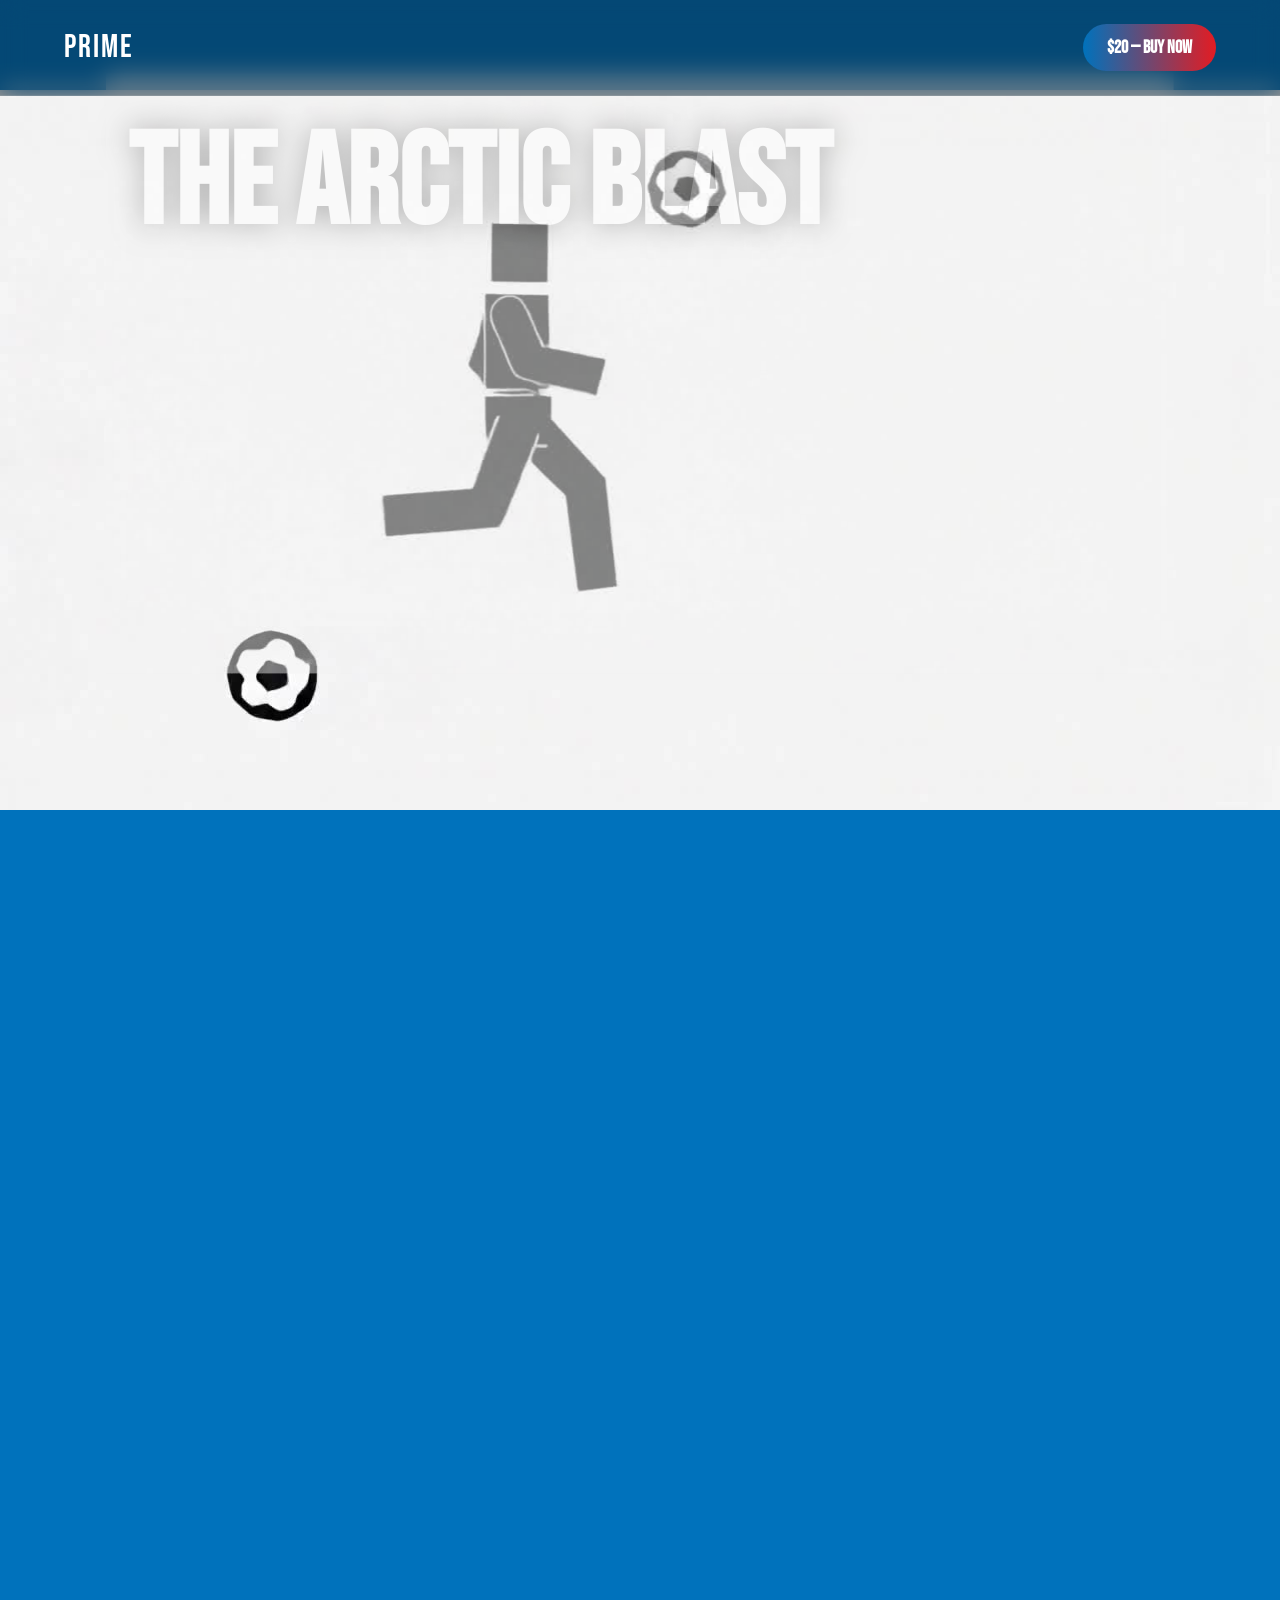
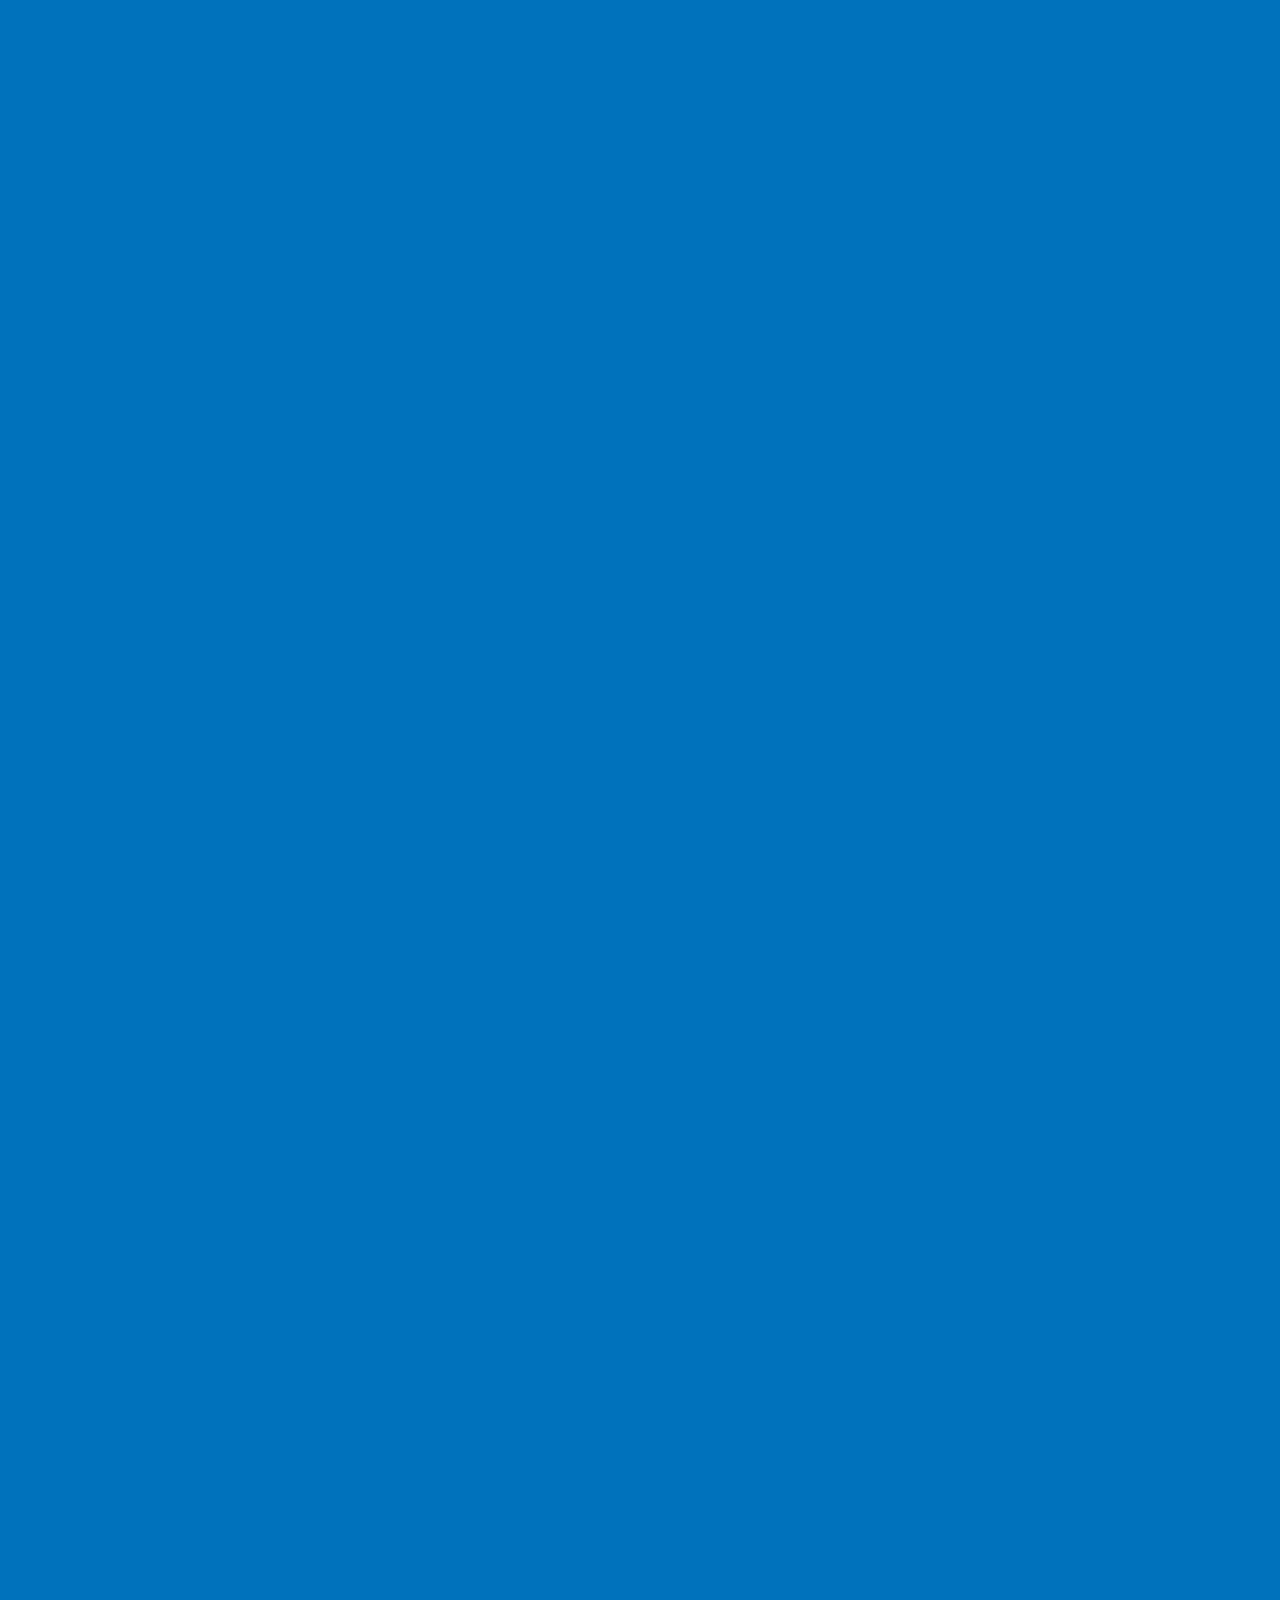
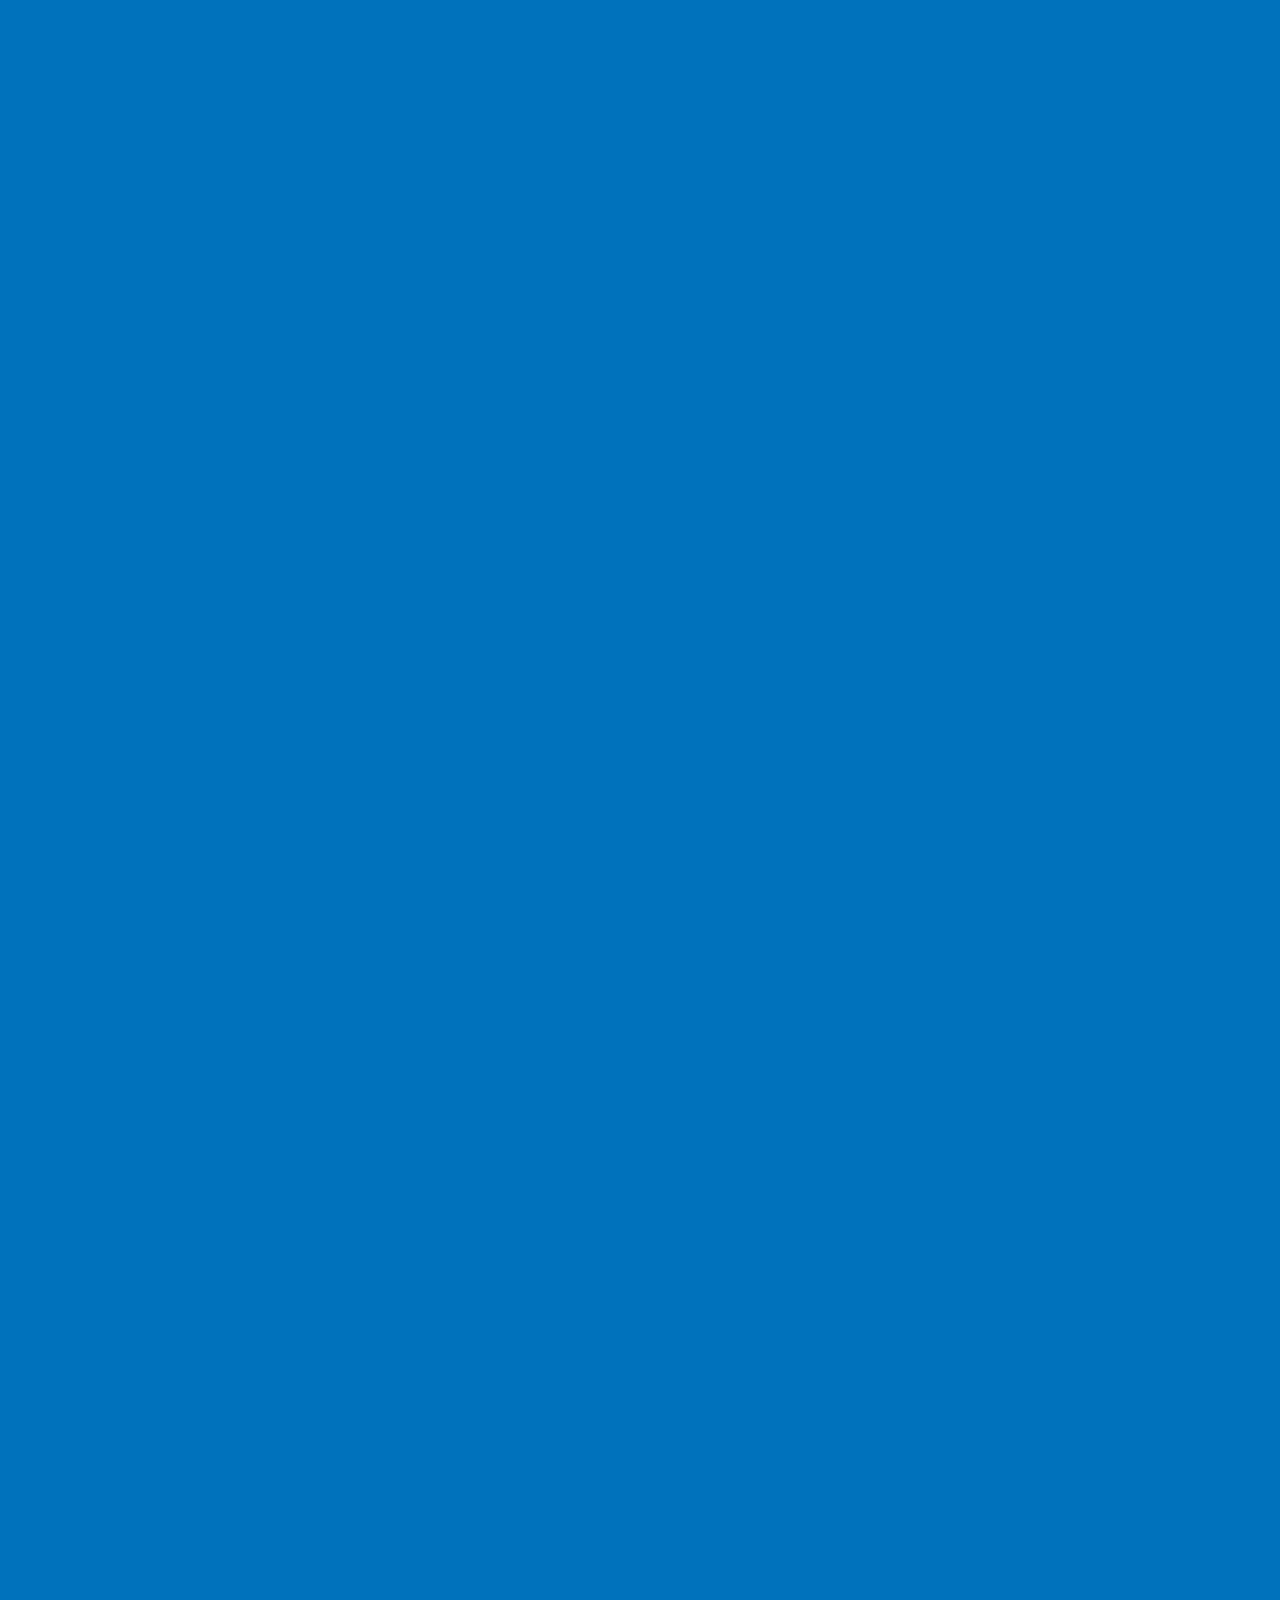
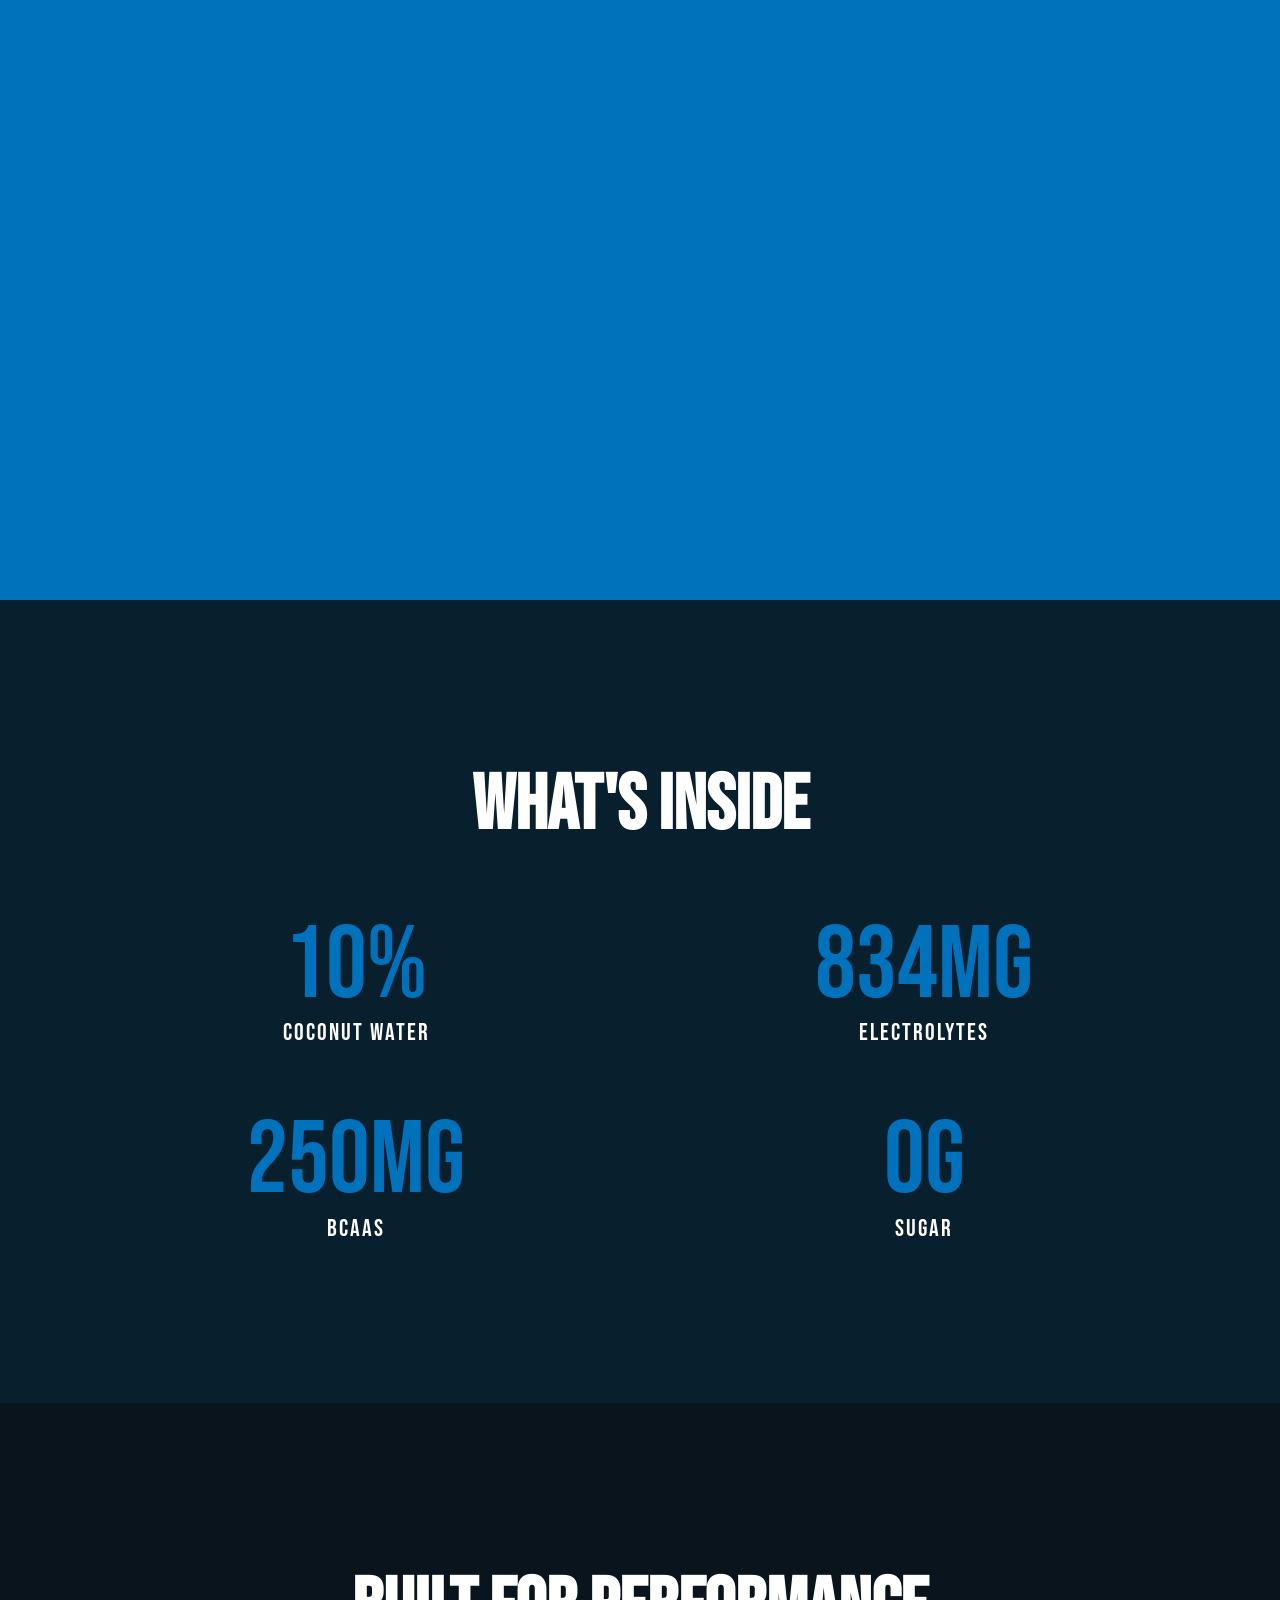
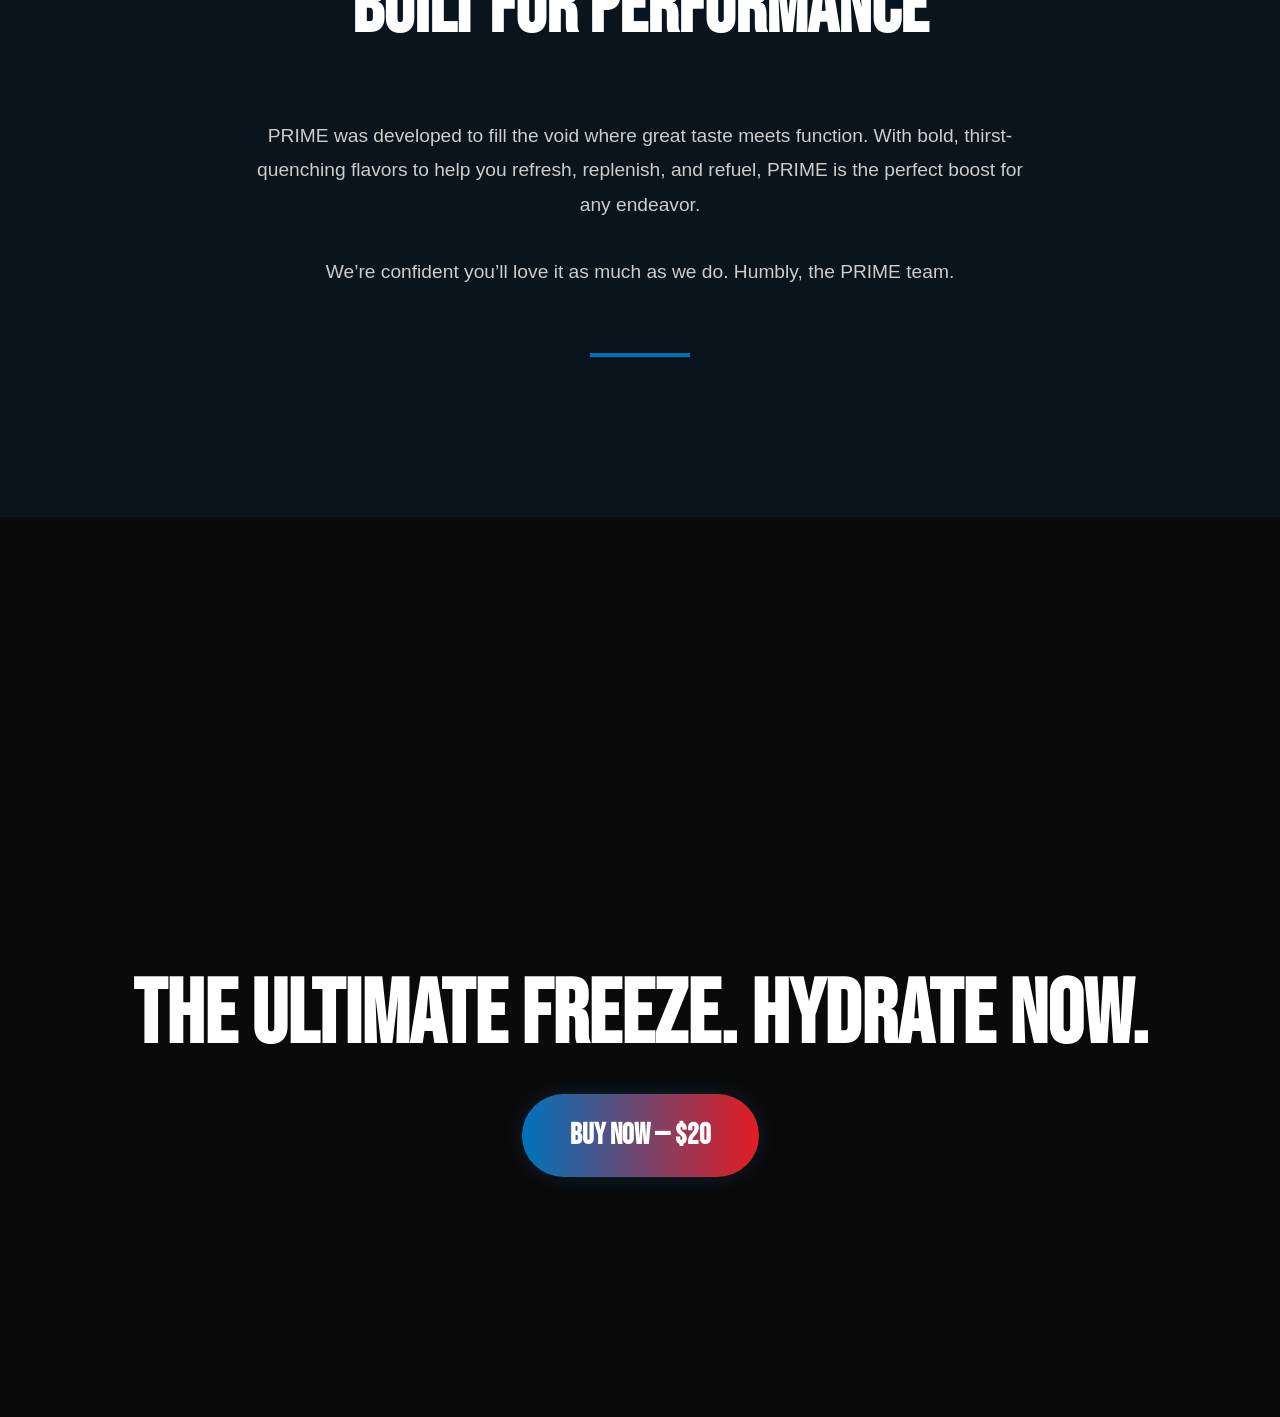
<file: index.html>
<!DOCTYPE html>
<html lang="en">
<head>
    <meta charset="UTF-8">
    <meta name="viewport" content="width=device-width, initial-scale=1.0">
    <title>PRIME | Ice Pop - Evolution in Hydration</title>
    <link rel="stylesheet" href="style.css">
    <link rel="preconnect" href="https://fonts.googleapis.com">
    <link rel="preconnect" href="https://fonts.gstatic.com" crossorigin>
    <link href="https://fonts.googleapis.com/css2?family=Bebas+Neue&display=swap" rel="stylesheet">
</head>
<body>

    <!-- Preloader Overlay -->
    <div id="preloader">
        <div class="loader-content">
            <div class="logo">PRIME</div>
            <div class="progress-container">
                <div id="progress-bar"></div>
            </div>
            <p id="loading-text">LOADING 0%</p>
        </div>
    </div>

    <!-- Navbar -->
    <nav class="navbar">
        <div class="nav-container">
            <div class="logo">PRIME</div>
            <a href="#" class="buy-btn">$20 — BUY NOW</a>
        </div>
    </nav>

    <!-- Phase 1: Canvas Sequence -->
    <section id="canvas-section">
        <canvas id="sequence-canvas"></canvas>

        <!-- Text Overlays -->
        <div class="overlay-container">
            <div id="overlay-1" class="overlay">
                <h1>THE ARCTIC BLAST</h1>
            </div>
            <div id="overlay-2" class="overlay">
                <div class="centered-content">
                    <h1>TRIPLE FLAVOR THREAT</h1>
                    <p>3 Flavors. 1 Mission.</p>
                </div>
            </div>
            <div id="overlay-3" class="overlay">
                <h1>ZERO SUGAR. PURE FUEL.</h1>
            </div>
        </div>
    </section>

    <!-- Phase 2: Traveling Bottle -->
    <img id="bottle" src="images/prime-bottle-static.png" alt="Prime Ice Pop Bottle">

    <!-- Post-Sequence Content -->
    <main id="main-content">
        <!-- Specs Section -->
        <section id="specs">
            <div class="container">
                <h2 class="section-title">WHAT'S INSIDE</h2>
                <div class="specs-grid">
                    <div class="spec-item">
                        <span class="number">10%</span>
                        <span class="label">Coconut Water</span>
                    </div>
                    <div class="spec-item">
                        <span class="number">834mg</span>
                        <span class="label">Electrolytes</span>
                    </div>
                    <div class="spec-item">
                        <span class="number">250mg</span>
                        <span class="label">BCAAs</span>
                    </div>
                    <div class="spec-item">
                        <span class="number">0g</span>
                        <span class="label">Sugar</span>
                    </div>
                </div>
            </div>
        </section>

        <!-- Athlete Section -->
        <section id="athlete">
            <div class="container">
                <h2 class="section-title">BUILT FOR PERFORMANCE</h2>
                <div class="athlete-content">
                    <p>PRIME was developed to fill the void where great taste meets function. With bold, thirst-quenching flavors to help you refresh, replenish, and refuel, PRIME is the perfect boost for any endeavor.</p>
                    <p>We’re confident you’ll love it as much as we do. Humbly, the PRIME team.</p>
                    <div class="divider"></div>
                </div>
            </div>
        </section>
    </main>

    <!-- Footer -->
    <footer id="footer">
        <div class="footer-content">
            <h1 class="tagline">THE ULTIMATE FREEZE. HYDRATE NOW.</h1>
            <a href="#" class="buy-btn-large">BUY NOW — $20</a>
        </div>
    </footer>

    <script src="script.js"></script>
</body>
</html>
</file>
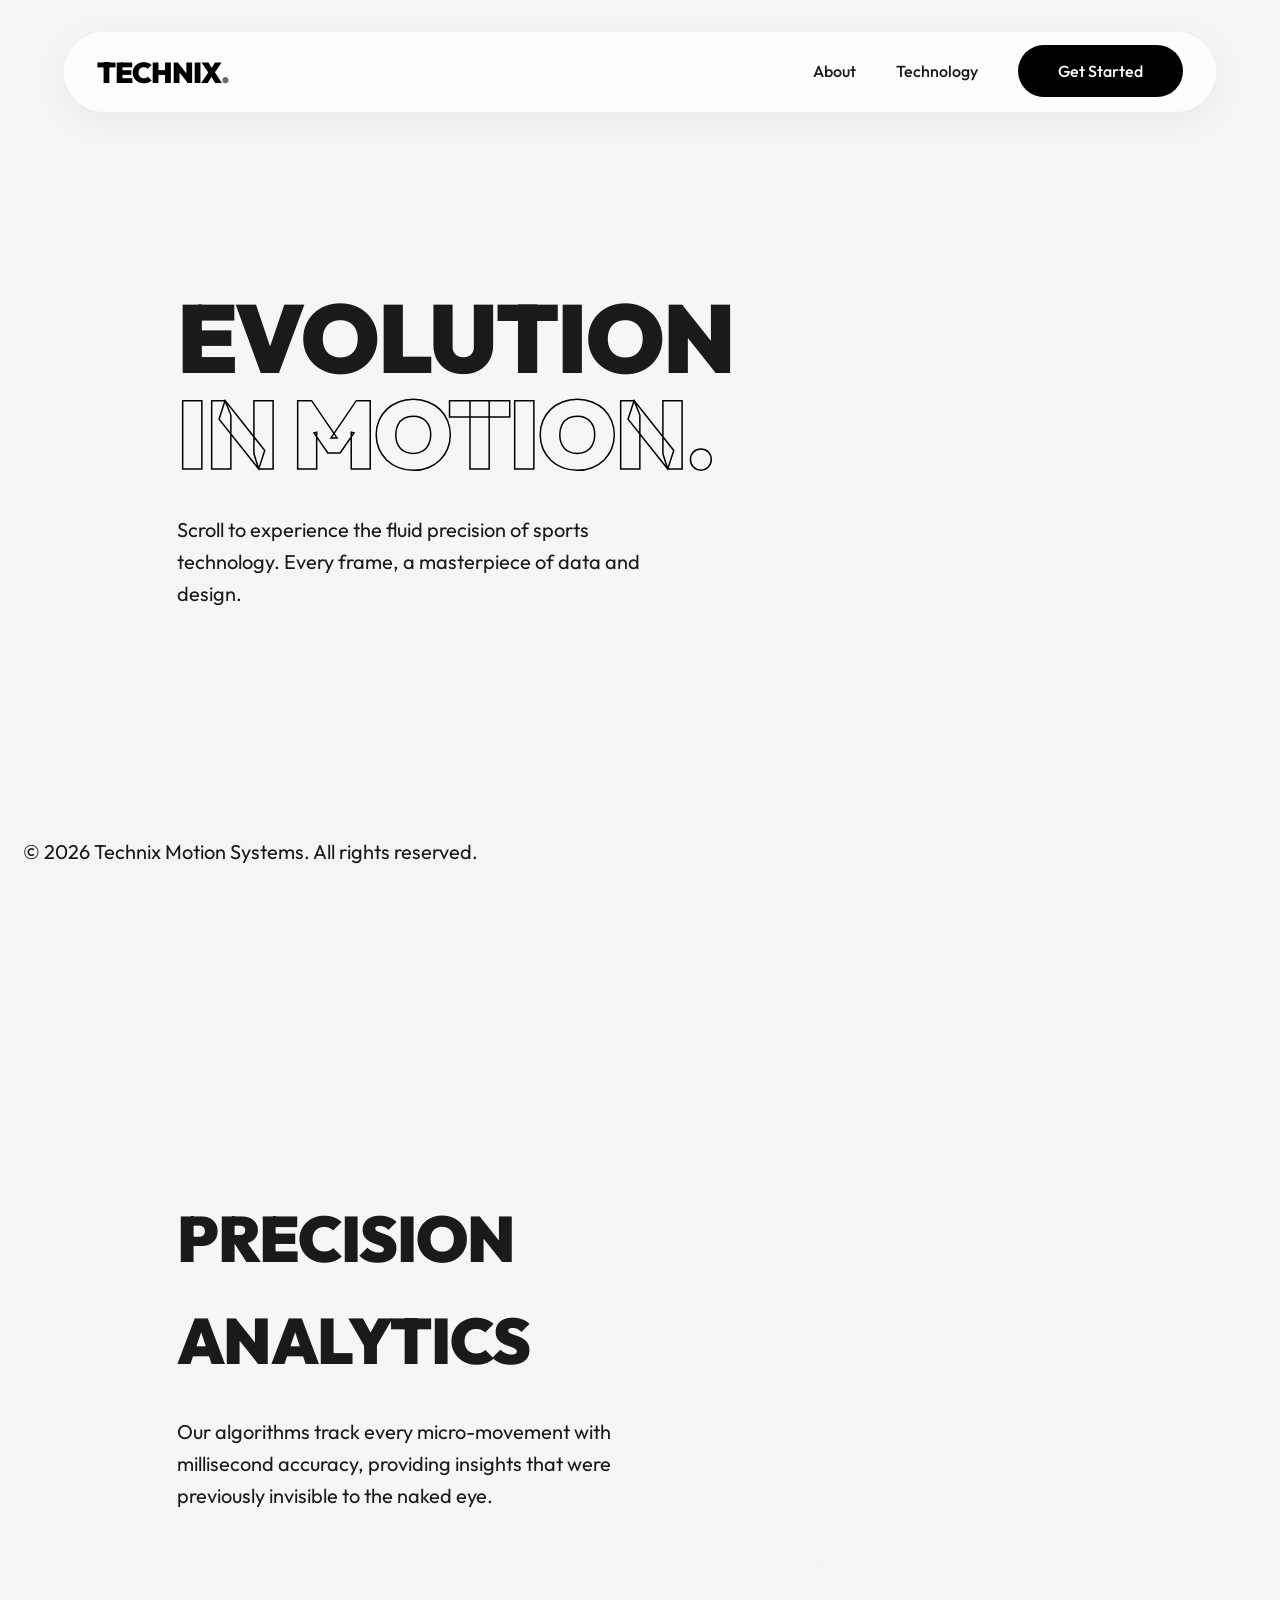
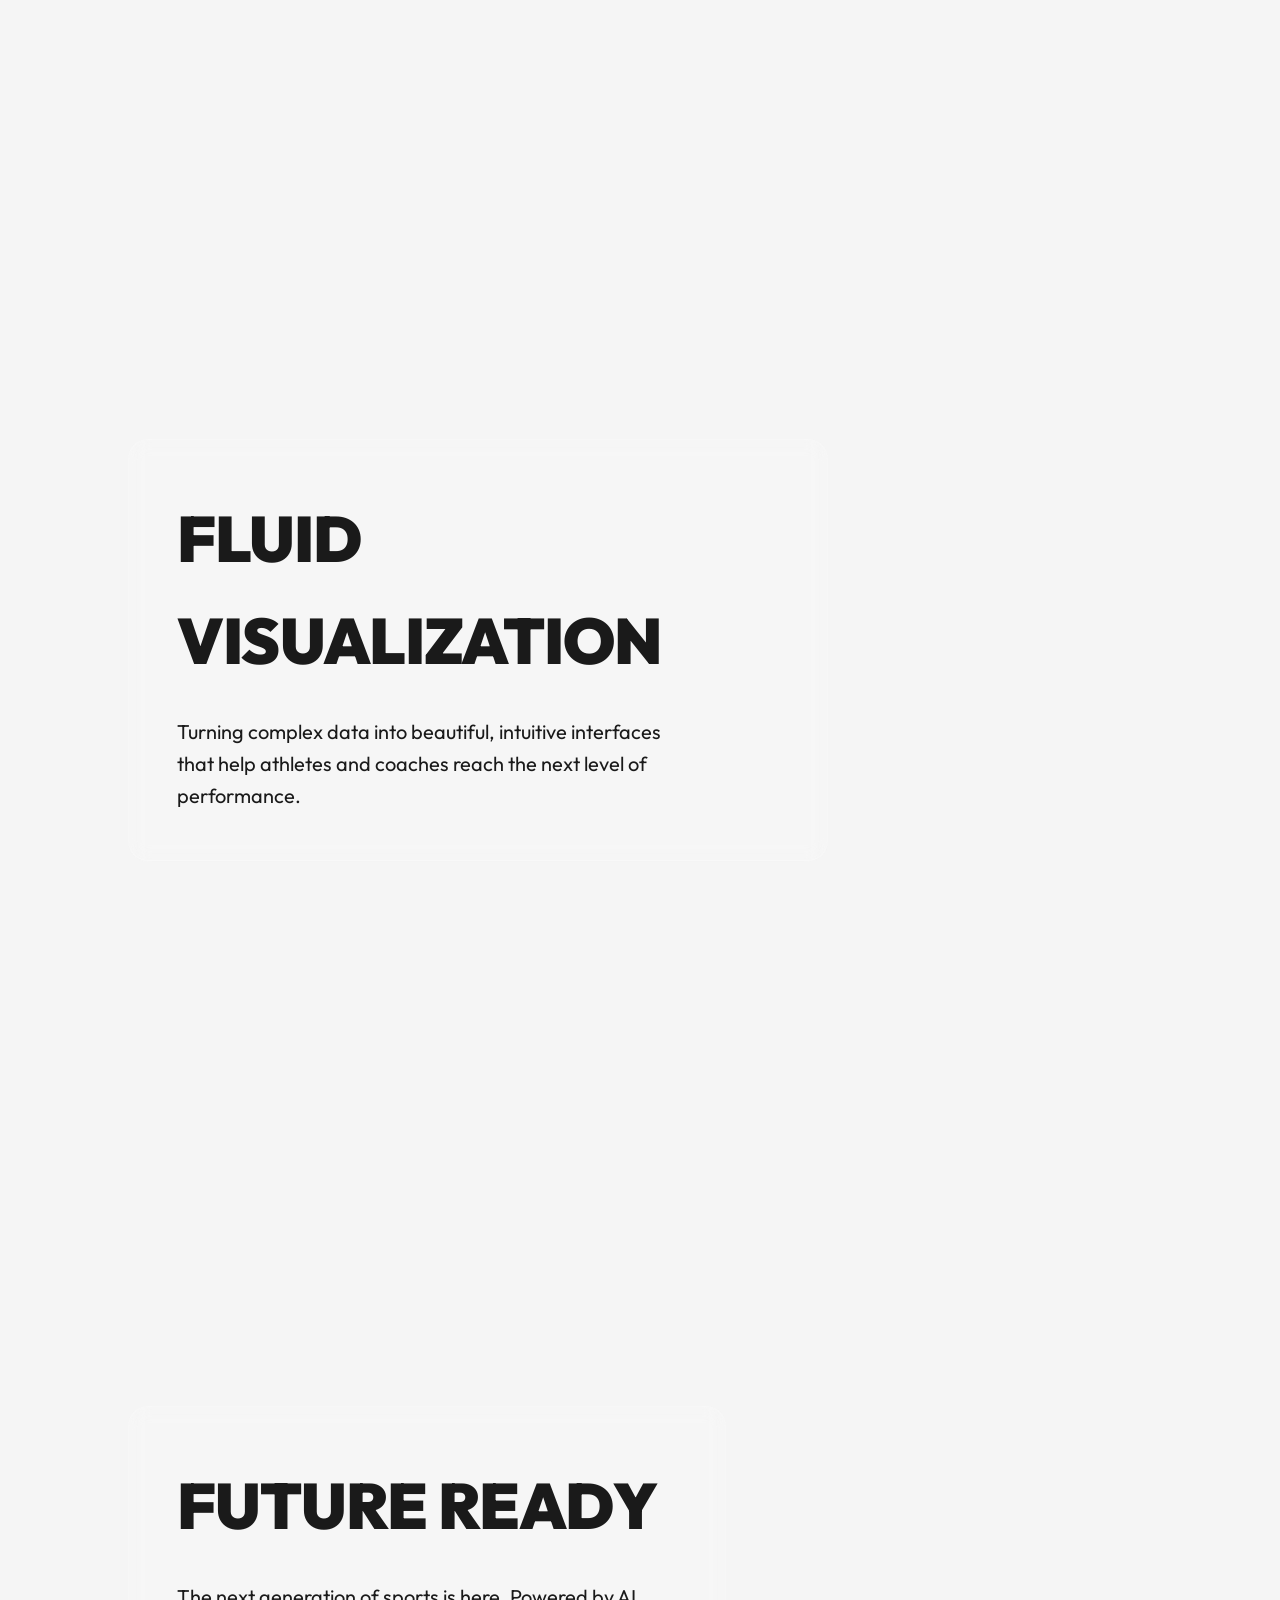
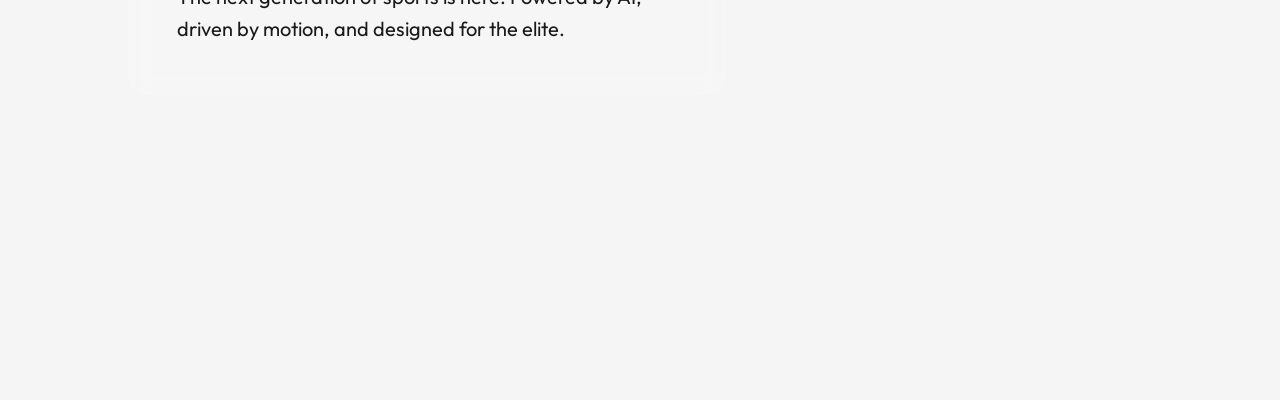
<file: technix.html>
<!doctype html>
<html lang="en">
    <head>
        <meta charset="UTF-8" />
        <meta name="viewport" content="width=device-width, initial-scale=1.0" />
        <title>Technix | Future of Sports Motion</title>
        <meta
            name="description"
            content="Technix - Experience the fluid motion and precision of modern sports through minimalist design."
        />
        <link rel="stylesheet" href="technix.css" />
        <link rel="preconnect" href="https://fonts.googleapis.com" />
        <link rel="preconnect" href="https://fonts.gstatic.com" crossorigin />
        <link
            href="https://fonts.googleapis.com/css2?family=Outfit:wght@300;400;700;900&display=swap"
            rel="stylesheet"
        />
    </head>

    <body>
        <div class="video-container">
            <video autoplay muted loop playsinline id="bgVideo">
                <source src="video1.mp4" type="video/mp4" />
                Your browser does not support HTML5 video.
            </video>
            <div class="overlay"></div>
        </div>

        <header>
            <nav>
                <div class="logo">TECHNIX<span>.</span></div>
                <ul class="nav-links">
                    <li><a href="#about">About</a></li>
                    <li><a href="#technology">Technology</a></li>
                    <li>
                        <a href="#contact" class="btn-primary">Get Started</a>
                    </li>
                </ul>
            </nav>
        </header>

        <main>
            <section class="hero">
                <div class="content">
                    <h1 class="fade-in">EVOLUTION <span>IN MOTION.</span></h1>
                    <p class="fade-in delay-1">
                        Scroll to experience the fluid precision of sports
                        technology. Every frame, a masterpiece of data and
                        design.
                    </p>
                </div>
            </section>

            <section class="scroll-section">
                <div class="content">
                    <h2>PRECISION ANALYTICS</h2>
                    <p>
                        Our algorithms track every micro-movement with
                        millisecond accuracy, providing insights that were
                        previously invisible to the naked eye.
                    </p>
                </div>
            </section>

            <section class="scroll-section">
                <div class="content">
                    <h2>FLUID VISUALIZATION</h2>
                    <p>
                        Turning complex data into beautiful, intuitive
                        interfaces that help athletes and coaches reach the next
                        level of performance.
                    </p>
                </div>
            </section>

            <section class="scroll-section">
                <div class="content">
                    <h2>FUTURE READY</h2>
                    <p>
                        The next generation of sports is here. Powered by AI,
                        driven by motion, and designed for the elite.
                    </p>
                </div>
            </section>
        </main>

        <script>
            const video = document.getElementById("bgVideo");

            // Optimization: Preload the video metadata
            video.addEventListener("loadedmetadata", () => {
                const scrollHeight =
                    document.documentElement.scrollHeight - window.innerHeight;

                window.addEventListener("scroll", () => {
                    const scrollTop = window.scrollY;
                    const scrollFraction = scrollTop / scrollHeight;

                    // Update video time based on scroll position
                    // Multiplied by duration to map scroll 0-1 to video timeline
                    if (video.duration) {
                        video.currentTime = scrollFraction * video.duration;
                    }
                });
            });

            // Prevent video from playing automatically to allow manual control via scroll
            video.pause();

            // Remove the loop attribute for scroll-based control to prevent jumps
            video.removeAttribute("loop");
        </script>

        <footer>
            <div class="footer-content">
                <p>&copy; 2026 Technix Motion Systems. All rights reserved.</p>
            </div>
        </footer>
    </body>
</html>
</file>
<file: style.css>
:root {
    --primary-blue: #0072bc;
    --primary-red: #e31c23;
    --white: #ffffff;
    --black: #0a0a0a;
    --transition-speed: 0.4s;
    --bebas: 'Bebas Neue', sans-serif;
}

* {
    margin: 0;
    padding: 0;
    box-sizing: border-box;
}

body {
    font-family: var(--bebas);
    background: linear-gradient(to bottom, var(--primary-blue), var(--primary-red));
    color: var(--white);
    overflow-x: hidden;
    min-height: 100vh;
}

/* Preloader */
#preloader {
    position: fixed;
    inset: 0;
    background: var(--black);
    z-index: 1000;
    display: flex;
    justify-content: center;
    align-items: center;
    transition: opacity 0.8s ease, visibility 0.8s;
}

#preloader.hidden {
    opacity: 0;
    visibility: hidden;
}

.loader-content {
    text-align: center;
    width: 300px;
}

.loader-content .logo {
    font-size: 4rem;
    margin-bottom: 1rem;
}

.progress-container {
    width: 100%;
    height: 4px;
    background: rgba(255, 255, 255, 0.1);
    border-radius: 2px;
    overflow: hidden;
    margin-bottom: 0.5rem;
}

#progress-bar {
    width: 0%;
    height: 100%;
    background: var(--primary-blue);
    transition: width 0.1s linear;
}

/* Navbar */
.navbar {
    position: fixed;
    top: 0;
    left: 0;
    width: 100%;
    padding: 1.5rem 5%;
    z-index: 100;
    backdrop-filter: blur(12px);
    background: rgba(10, 10, 10, 0.4);
    border-bottom: 1px solid rgba(255, 255, 255, 0.1);
}

.nav-container {
    display: flex;
    justify-content: space-between;
    align-items: center;
    max-width: 1400px;
    margin: 0 auto;
}

.navbar .logo {
    font-size: 2rem;
    letter-spacing: 2px;
}

.buy-btn {
    padding: 0.8rem 1.5rem;
    background: linear-gradient(90deg, var(--primary-blue), var(--primary-red));
    color: var(--white);
    text-decoration: none;
    border-radius: 50px;
    font-weight: bold;
    font-size: 1.1rem;
    transition: transform 0.3s ease, box-shadow 0.3s ease;
}

.buy-btn:hover {
    transform: translateY(-2px);
    box-shadow: 0 5px 15px rgba(0, 114, 188, 0.4);
}

/* Phase 1: Canvas Section */
#canvas-section {
    position: relative;
    height: 600vh;
}

#sequence-canvas {
    position: sticky;
    top: 0;
    width: 100vw;
    height: 100vh;
    display: block;
    background: transparent;
}

.overlay-container {
    position: absolute;
    top: 0;
    left: 0;
    width: 100%;
    height: 100%;
    pointer-events: none;
}

.overlay {
    position: sticky;
    top: 0;
    height: 100vh;
    width: 100%;
    display: flex;
    padding: 10%;
    opacity: 0;
    transition: opacity var(--transition-speed) ease;
}

.overlay.active {
    opacity: 1;
}

#overlay-1 { justify-content: flex-start; align-items: flex-start; }
#overlay-2 { justify-content: center; align-items: center; }
#overlay-3 { justify-content: flex-end; align-items: flex-end; }

.overlay h1 {
    font-size: clamp(3rem, 10vw, 8rem);
    line-height: 0.9;
    text-shadow: 0 0 30px rgba(0,0,0,0.5);
}

.centered-content {
    text-align: center;
}

.centered-content p {
    font-size: 2rem;
    margin-top: 1rem;
    letter-spacing: 4px;
}

/* Phase 2: Bottle */
#bottle {
    position: fixed;
    top: 50%;
    left: 50%;
    width: auto;
    height: 60vh;
    z-index: 50;
    pointer-events: none;
    opacity: 0;
    transition: opacity 0.5s ease;
}

/* Post-Sequence Content */
#main-content {
    position: relative;
    z-index: 10;
    background: transparent;
}

.container {
    max-width: 1200px;
    margin: 0 auto;
    padding: 0 5%;
}

.section-title {
    font-size: clamp(2.5rem, 6vw, 5rem);
    text-align: center;
    margin-bottom: 4rem;
}

#specs {
    padding: 10rem 0;
    background: rgba(10, 10, 10, 0.8);
}

.specs-grid {
    display: grid;
    grid-template-columns: repeat(2, 1fr);
    gap: 4rem;
    text-align: center;
}

.spec-item .number {
    display: block;
    font-size: clamp(4rem, 8vw, 7rem);
    line-height: 1;
    color: var(--primary-blue);
}

.spec-item .label {
    font-size: 1.5rem;
    letter-spacing: 2px;
}

#athlete {
    padding: 10rem 0;
    background: rgba(10, 10, 10, 0.9);
}

.athlete-content {
    max-width: 800px;
    margin: 0 auto;
    text-align: center;
}

.athlete-content p {
    font-family: sans-serif;
    font-size: 1.2rem;
    line-height: 1.8;
    margin-bottom: 2rem;
    color: #ccc;
}

.divider {
    width: 100px;
    height: 4px;
    background: var(--primary-blue);
    margin: 4rem auto 0;
}

/* Footer */
#footer {
    height: 100vh;
    background: #0a0a0a;
    display: flex;
    flex-direction: column;
    justify-content: center;
    align-items: center;
    text-align: center;
    position: relative;
    padding-top: 20vh;
}

.tagline {
    font-size: clamp(2.5rem, 7vw, 6rem);
    max-width: 1200px;
    margin-bottom: 3rem;
}

.buy-btn-large {
    padding: 1.5rem 3rem;
    background: linear-gradient(90deg, var(--primary-blue), var(--primary-red));
    color: var(--white);
    text-decoration: none;
    border-radius: 100px;
    font-size: 1.8rem;
    font-weight: 900;
    transition: all 0.3s ease;
    box-shadow: 0 0 20px rgba(0, 114, 188, 0.2);
}

.buy-btn-large:hover {
    transform: scale(1.05);
    box-shadow: 0 0 40px rgba(227, 28, 35, 0.4);
}
</file>
<file: technix.css>
:root {
    --primary-color: #000000;
    --accent-color: #2d3436;
    --text-color: #1a1a1a;
    --text-light: #636e72;
    --white: #ffffff;
    --glass-bg: rgba(255, 255, 255, 0.7);
    --glass-border: rgba(255, 255, 255, 0.3);
    --transition: all 0.4s cubic-bezier(0.165, 0.84, 0.44, 1);
}

* {
    margin: 0;
    padding: 0;
    box-sizing: border-box;
}

body {
    font-family: "Outfit", sans-serif;
    background-color: #f5f5f5;
    color: var(--text-color);
    line-height: 1.6;
    overflow-x: hidden;
}

/* Video Background */
.video-container {
    position: fixed;
    top: 0;
    left: 0;
    width: 100%;
    height: 100%;
    z-index: -1;
    overflow: hidden;
}

#bgVideo {
    width: 100%;
    height: 100%;
    object-fit: cover;
    filter: brightness(1.2) contrast(1.1);
}

.overlay {
    position: absolute;
    top: 0;
    left: 0;
    width: 100%;
    height: 100%;
    background: transparent;
}

/* Navigation */
header {
    position: fixed;
    top: 0;
    width: 100%;
    padding: 2rem 5%;
    z-index: 100;
}

nav {
    display: flex;
    justify-content: space-between;
    align-items: center;
    background: var(--glass-bg);
    backdrop-filter: blur(15px);
    padding: 1rem 2rem;
    border-radius: 50px;
    border: 1px solid var(--glass-border);
    box-shadow: 0 8px 32px rgba(0, 0, 0, 0.05);
}

.logo {
    font-size: 1.8rem;
    font-weight: 900;
    letter-spacing: -1px;
    color: var(--primary-color);
}

.logo span {
    color: var(--text-light);
}

.nav-links {
    display: flex;
    list-style: none;
    align-items: center;
    gap: 2.5rem;
}

.nav-links a {
    text-decoration: none;
    color: var(--text-color);
    font-weight: 500;
    font-size: 1rem;
    transition: var(--transition);
}

.nav-links a:hover {
    color: var(--text-light);
}

/* Hero Section */
.hero {
    height: 100vh;
    display: flex;
    align-items: center;
    padding: 0 10%;
    background: transparent;
}

.scroll-section {
    height: 100vh;
    display: flex;
    align-items: center;
    padding: 0 10%;
    background: transparent;
}

.content {
    max-width: 700px;
    background: rgba(255, 255, 255, 0.1);
    backdrop-filter: blur(10px);
    padding: 3rem;
    border-radius: 20px;
    border: 1px solid rgba(255, 255, 255, 0.2);
}

h1 {
    font-size: clamp(3rem, 8vw, 6rem);
    font-weight: 900;
    line-height: 1;
    margin-bottom: 2rem;
    letter-spacing: -2px;
}

h1 span {
    display: block;
    color: transparent;
    -webkit-text-stroke: 1.5px var(--primary-color);
}

p {
    font-size: 1.25rem;
    color: var(--text-color);
    margin-bottom: 0;
    max-width: 500px;
}

h2 {
    font-size: clamp(2rem, 5vw, 4rem);
    font-weight: 900;
    margin-bottom: 1.5rem;
    letter-spacing: -1px;
}

/* Buttons */
.cta-group {
    display: flex;
    gap: 1.5rem;
}

.btn-primary {
    background: var(--primary-color);
    color: var(--white) !important;
    padding: 1rem 2.5rem;
    border-radius: 50px;
    font-weight: 600;
    border: none;
    cursor: pointer;
    transition: var(--transition);
    text-decoration: none;
}

.btn-primary:hover {
    transform: translateY(-5px);
    box-shadow: 0 15px 30px rgba(0, 0, 0, 0.2);
}

.btn-secondary {
    background: transparent;
    color: var(--primary-color);
    padding: 1rem 2.5rem;
    border-radius: 50px;
    font-weight: 600;
    border: 2px solid var(--primary-color);
    cursor: pointer;
    transition: var(--transition);
    text-decoration: none;
}

.btn-secondary:hover {
    background: var(--primary-color);
    color: var(--white);
}

/* Animations */
.fade-in {
    opacity: 0;
    transform: translateY(30px);
    animation: fadeInUp 1s forwards cubic-bezier(0.165, 0.84, 0.44, 1);
}

.delay-1 {
    animation-delay: 0.2s;
}

.delay-2 {
    animation-delay: 0.4s;
}

@keyframes fadeInUp {
    to {
        opacity: 1;
        transform: translateY(0);
    }
}

/* Footer */
footer {
    position: absolute;
    bottom: 2rem;
    width: 100%;
    text-align: center;
    color: var(--text-light);
    font-size: 0.9rem;
}

/* Responsive */
@media (max-width: 768px) {
    .nav-links {
        display: none;
    }

    h1 {
        font-size: 4rem;
    }

    .hero {
        padding: 0 5%;
    }
}
</file>
